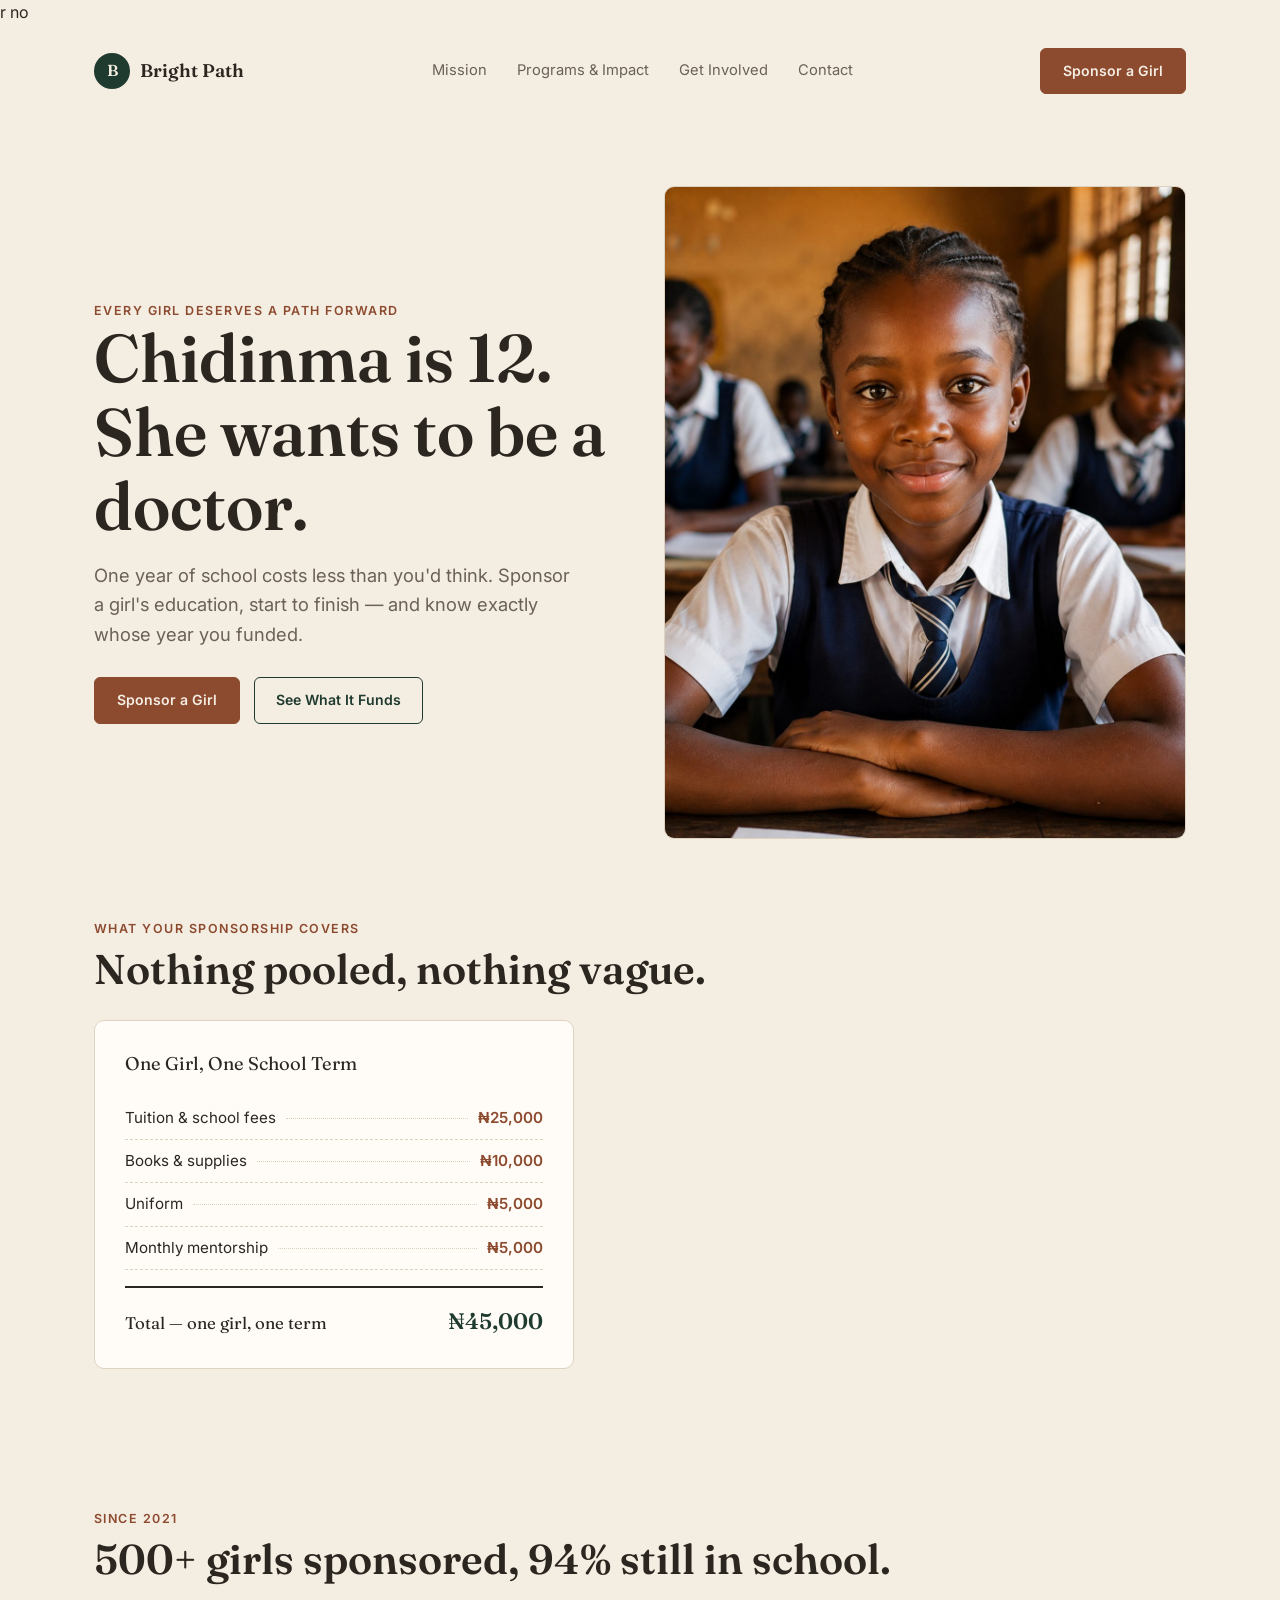
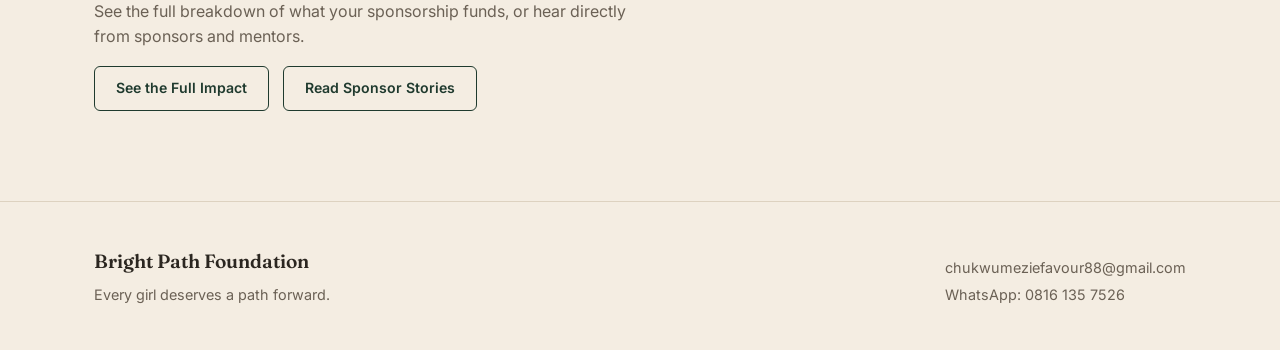
<file: index.html>
r no<!doctype html>
<html lang="en">
<head>
<meta charset="utf-8">
<meta name="viewport" content="width=device-width,initial-scale=1">
<title>Bright Path Foundation | Sponsor a Girl's Education</title>
<meta name="description" content="Sponsor one girl's full school year — tuition, supplies, and mentorship. See exactly where your support goes.">
<link rel="stylesheet" href="styles.css">
</head>
<body>

<header class="navbar">
  <a class="brand" href="index.html">
    <div class="brand-mark">B</div>
    <div class="brand-name">Bright Path</div>
  </a>
  <nav class="nav-links">
    <a href="about.html">Mission</a>
    <a href="programs.html">Programs &amp; Impact</a>
    <a href="involved.html">Get Involved</a>
    <a href="contact.html">Contact</a>
  </nav>
  <a class="cta-btn" href="involved.html">Sponsor a Girl</a>
  <button class="menu-btn" data-menu aria-label="Open menu">☰</button>
</header>
<div class="mobile-menu" data-mobile-menu>
  <button class="close-btn" data-close-menu-btn aria-label="Close menu">✕</button>
  <div class="panel">
    <a data-close-menu href="about.html">Mission</a>
    <a data-close-menu href="programs.html">Programs &amp; Impact</a>
    <a data-close-menu href="involved.html">Get Involved</a>
    <a data-close-menu href="contact.html">Contact</a>
    <a data-close-menu class="cta-btn" href="involved.html" style="display:inline-block; text-align:center; margin-top:8px;">Sponsor a Girl</a>
  </div>
</div>

<section class="hero">
  <div class="wrap split">
    <div>
      <div class="eyebrow">Every girl deserves a path forward</div>
      <h1><span class="line">Chidinma is 12.</span><span class="line">She wants to be a doctor.</span></h1>
      <p class="hero-lead">One year of school costs less than you'd think. Sponsor a girl's education, start to finish — and know exactly whose year you funded.</p>
      <div class="hero-actions">
        <a class="cta-btn" href="involved.html">Sponsor a Girl</a>
        <a class="ghost-btn" href="programs.html">See What It Funds</a>
      </div>
    </div>
    <div class="photo reveal" style="aspect-ratio:4/5;">
      <img src="images/bp-1.jpg" alt="Smiling schoolgirl in uniform at her classroom desk">
    </div>
  </div>
</section>

<section class="section" style="padding-top:0;">
  <div class="wrap">
    <div class="eyebrow reveal">What your sponsorship covers</div>
    <h2 class="section-title reveal" style="margin-bottom:28px;">Nothing pooled, nothing vague.</h2>
    <div class="ledger reveal" style="max-width:480px;">
      <div class="ledger-title">One Girl, One School Term</div>
      <div class="ledger-row">
        <span class="ledger-item">Tuition &amp; school fees</span>
        <span class="ledger-leader"></span>
        <span class="ledger-amt">₦25,000</span>
      </div>
      <div class="ledger-row">
        <span class="ledger-item">Books &amp; supplies</span>
        <span class="ledger-leader"></span>
        <span class="ledger-amt">₦10,000</span>
      </div>
      <div class="ledger-row">
        <span class="ledger-item">Uniform</span>
        <span class="ledger-leader"></span>
        <span class="ledger-amt">₦5,000</span>
      </div>
      <div class="ledger-row">
        <span class="ledger-item">Monthly mentorship</span>
        <span class="ledger-leader"></span>
        <span class="ledger-amt">₦5,000</span>
      </div>
      <div class="ledger-total">
        <span class="ledger-total-label">Total — one girl, one term</span>
        <span class="ledger-total-amt">₦45,000</span>
      </div>
    </div>
  </div>
</section>

<section class="section">
  <div class="wrap">
    <div class="eyebrow reveal">Since 2021</div>
    <h2 class="section-title reveal" style="margin:8px 0 12px;">500+ girls sponsored, 94% still in school.</h2>
    <p class="section-lead reveal">See the full breakdown of what your sponsorship funds, or hear directly from sponsors and mentors.</p>
    <div class="reveal" style="display:flex; gap:14px; flex-wrap:wrap; margin-top:16px;">
      <a class="ghost-btn" href="programs.html">See the Full Impact</a>
      <a class="ghost-btn" href="about.html">Read Sponsor Stories</a>
    </div>
  </div>
</section>

<footer class="footer">
  <div class="wrap footer-grid">
    <div>
      <div class="brand-name" style="font-size:1.2rem;">Bright Path Foundation</div>
      <div style="color:var(--ink-soft); margin-top:6px; font-size:.9rem;">Every girl deserves a path forward.</div>
    </div>
    <div>
      <a href="mailto:chukwumeziefavour88@gmail.com">chukwumeziefavour88@gmail.com</a>
      <a href="https://wa.me/2348161357526" target="_blank" rel="noopener">WhatsApp: 0816 135 7526</a>
    </div>
  </div>
</footer>
<script src="script.js"></script>
</body>
</html>
</file>
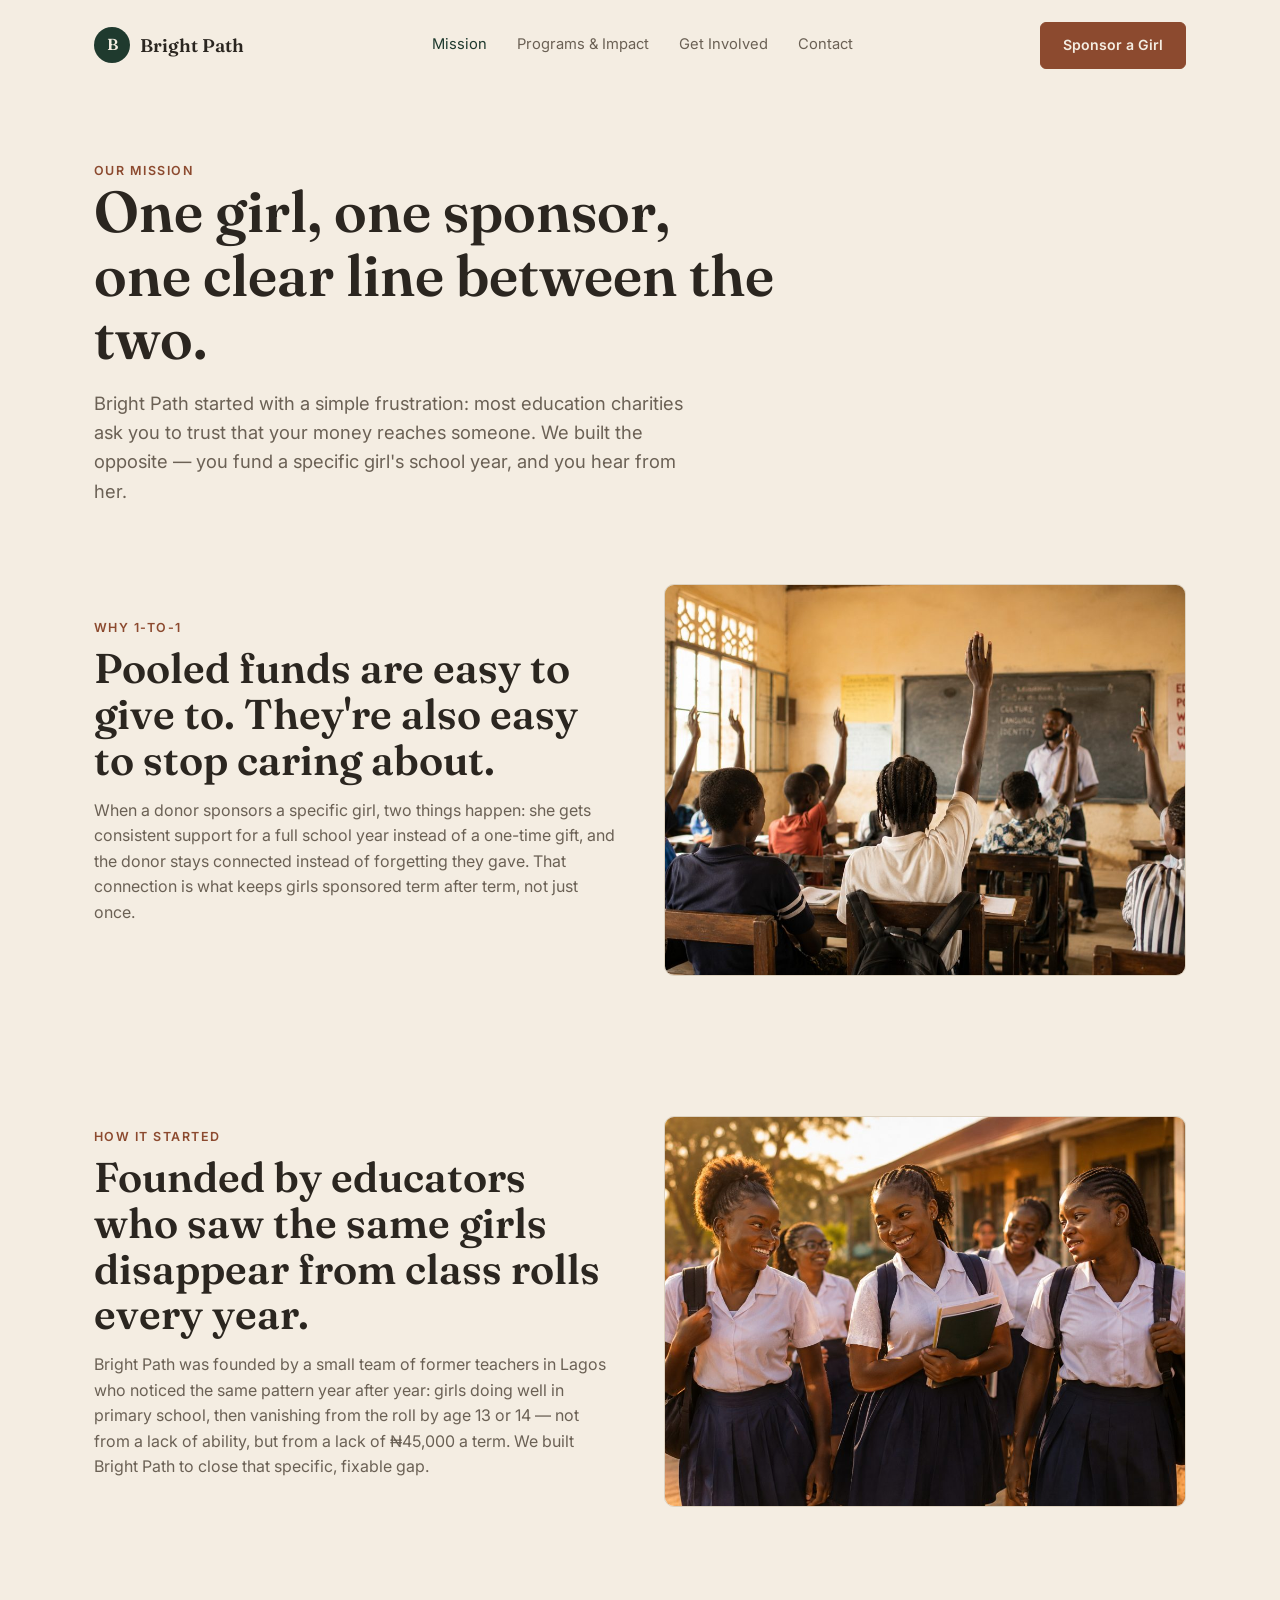
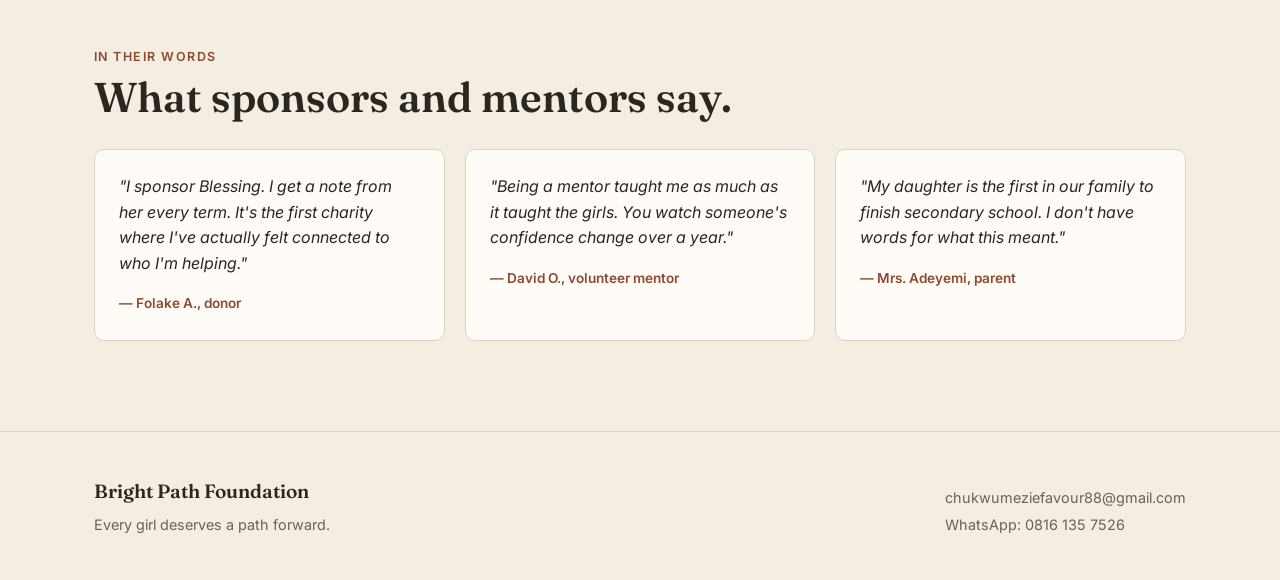
<file: about-1.html>
<!doctype html>
<html lang="en">
<head>
<meta charset="utf-8">
<meta name="viewport" content="width=device-width,initial-scale=1">
<title>Our Mission | Bright Path Foundation</title>
<meta name="description" content="Why we sponsor girls 1-to-1 instead of pooled funds, and how it started.">
<link rel="stylesheet" href="styles.css">
</head>
<body>

<header class="navbar">
  <a class="brand" href="index.html">
    <div class="brand-mark">B</div>
    <div class="brand-name">Bright Path</div>
  </a>
  <nav class="nav-links">
    <a href="about.html" aria-current="page">Mission</a>
    <a href="programs.html">Programs &amp; Impact</a>
    <a href="involved.html">Get Involved</a>
    <a href="contact.html">Contact</a>
  </nav>
  <a class="cta-btn" href="involved.html">Sponsor a Girl</a>
  <button class="menu-btn" data-menu aria-label="Open menu">☰</button>
</header>
<div class="mobile-menu" data-mobile-menu>
  <button class="close-btn" data-close-menu-btn aria-label="Close menu">✕</button>
  <div class="panel">
    <a data-close-menu href="about.html">Mission</a>
    <a data-close-menu href="programs.html">Programs &amp; Impact</a>
    <a data-close-menu href="involved.html">Get Involved</a>
    <a data-close-menu href="contact.html">Contact</a>
  </div>
</div>

<section class="hero" style="padding-bottom:50px;">
  <div class="wrap">
    <div class="eyebrow">Our mission</div>
    <h1 style="font-size:clamp(2.2rem,5vw,3.6rem); max-width:680px;">One girl, one sponsor, one clear line between the two.</h1>
    <p class="hero-lead" style="max-width:600px;">Bright Path started with a simple frustration: most education charities ask you to trust that your money reaches someone. We built the opposite — you fund a specific girl's school year, and you hear from her.</p>
  </div>
</section>

<section class="section" style="padding-top:0;">
  <div class="wrap split reverse">
    <div class="photo reveal" style="aspect-ratio:4/3;">
      <img src="images/bp-6.jpg" alt="Classroom of students raising their hands, with a poster reading 'Education is a powerful weapon to change the world'">
    </div>
    <div>
      <div class="eyebrow reveal">Why 1-to-1</div>
      <h2 class="section-title reveal">Pooled funds are easy to give to. They're also easy to stop caring about.</h2>
      <p class="section-lead reveal" style="margin-top:14px;">When a donor sponsors a specific girl, two things happen: she gets consistent support for a full school year instead of a one-time gift, and the donor stays connected instead of forgetting they gave. That connection is what keeps girls sponsored term after term, not just once.</p>
    </div>
  </div>
</section>

<section class="section">
  <div class="wrap split">
    <div>
      <div class="eyebrow reveal">How it started</div>
      <h2 class="section-title reveal">Founded by educators who saw the same girls disappear from class rolls every year.</h2>
      <p class="section-lead reveal" style="margin-top:14px;">Bright Path was founded by a small team of former teachers in Lagos who noticed the same pattern year after year: girls doing well in primary school, then vanishing from the roll by age 13 or 14 — not from a lack of ability, but from a lack of ₦45,000 a term. We built Bright Path to close that specific, fixable gap.</p>
    </div>
    <div class="photo reveal" style="aspect-ratio:4/3;">
      <img src="images/bp-4.jpg" alt="Group of schoolgirls in uniform walking together, smiling, golden hour light">
    </div>
  </div>
</section>

<section class="section">
  <div class="wrap">
    <div class="eyebrow reveal">In their words</div>
    <h2 class="section-title reveal" style="margin-bottom:28px;">What sponsors and mentors say.</h2>
    <div class="tgrid reveal">
      <div class="tcard">
        <p>"I sponsor Blessing. I get a note from her every term. It's the first charity where I've actually felt connected to who I'm helping."</p>
        <span>— Folake A., donor</span>
      </div>
      <div class="tcard">
        <p>"Being a mentor taught me as much as it taught the girls. You watch someone's confidence change over a year."</p>
        <span>— David O., volunteer mentor</span>
      </div>
      <div class="tcard">
        <p>"My daughter is the first in our family to finish secondary school. I don't have words for what this meant."</p>
        <span>— Mrs. Adeyemi, parent</span>
      </div>
    </div>
  </div>
</section>

<footer class="footer">
  <div class="wrap footer-grid">
    <div>
      <div class="brand-name" style="font-size:1.2rem;">Bright Path Foundation</div>
      <div style="color:var(--ink-soft); margin-top:6px; font-size:.9rem;">Every girl deserves a path forward.</div>
    </div>
    <div>
      <a href="mailto:chukwumeziefavour88@gmail.com">chukwumeziefavour88@gmail.com</a>
      <a href="https://wa.me/2348161357526" target="_blank" rel="noopener">WhatsApp: 0816 135 7526</a>
    </div>
  </div>
</footer>
<script src="script.js"></script>
</body>
</html>
</file>
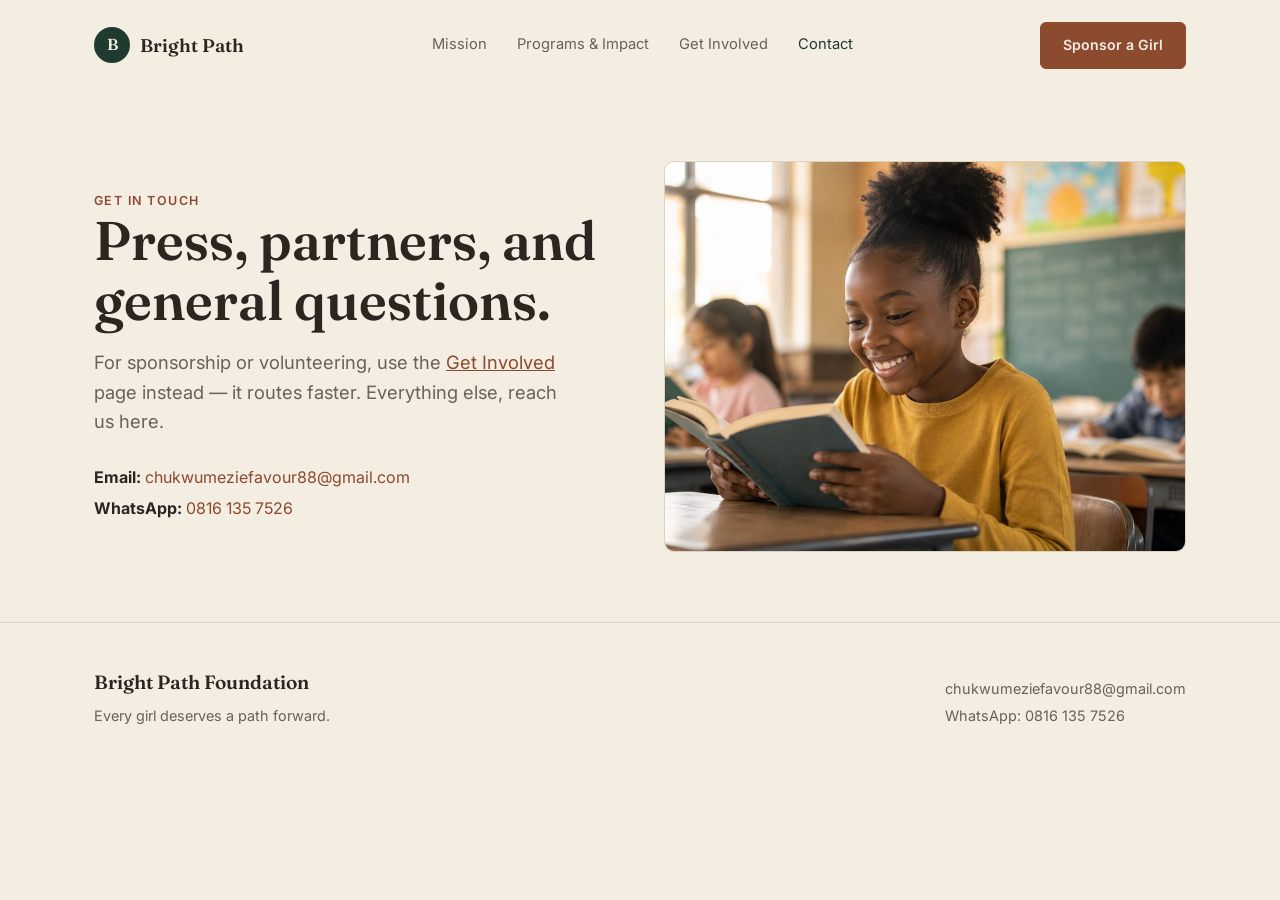
<file: contact.html>
<!doctype html>
<html lang="en">
<head>
<meta charset="utf-8">
<meta name="viewport" content="width=device-width,initial-scale=1">
<title>Contact Us | Bright Path Foundation</title>
<meta name="description" content="Reach out for press, partnerships, or general questions.">
<link rel="stylesheet" href="styles.css">
</head>
<body>

<header class="navbar">
  <a class="brand" href="index.html">
    <div class="brand-mark">B</div>
    <div class="brand-name">Bright Path</div>
  </a>
  <nav class="nav-links">
    <a href="about.html">Mission</a>
    <a href="programs.html">Programs &amp; Impact</a>
    <a href="involved.html">Get Involved</a>
    <a href="contact.html" aria-current="page">Contact</a>
  </nav>
  <a class="cta-btn" href="involved.html">Sponsor a Girl</a>
  <button class="menu-btn" data-menu aria-label="Open menu">☰</button>
</header>
<div class="mobile-menu" data-mobile-menu>
  <button class="close-btn" data-close-menu-btn aria-label="Close menu">✕</button>
  <div class="panel">
    <a data-close-menu href="about.html">Mission</a>
    <a data-close-menu href="programs.html">Programs &amp; Impact</a>
    <a data-close-menu href="involved.html">Get Involved</a>
    <a data-close-menu href="contact.html">Contact</a>
  </div>
</div>

<section class="hero" style="padding-bottom:50px;">
  <div class="wrap split">
    <div>
      <div class="eyebrow">Get in touch</div>
      <h1 style="font-size:clamp(2.2rem,5vw,3.4rem);">Press, partners, and general questions.</h1>
      <p class="hero-lead">For sponsorship or volunteering, use the <a href="involved.html" style="color:var(--terracotta); text-decoration:underline;">Get Involved</a> page instead — it routes faster. Everything else, reach us here.</p>
      <div style="margin-top:20px;">
        <p style="margin:0 0 6px;"><strong>Email:</strong> <a href="mailto:chukwumeziefavour88@gmail.com" style="color:var(--terracotta);">chukwumeziefavour88@gmail.com</a></p>
        <p style="margin:0;"><strong>WhatsApp:</strong> <a href="https://wa.me/2348161357526" target="_blank" rel="noopener" style="color:var(--terracotta);">0816 135 7526</a></p>
      </div>
    </div>
    <div class="photo reveal" style="aspect-ratio:4/3;">
      <img src="images/bp-5.jpg" alt="Smiling girl reading a book in her classroom">
    </div>
  </div>
</section>

<footer class="footer">
  <div class="wrap footer-grid">
    <div>
      <div class="brand-name" style="font-size:1.2rem;">Bright Path Foundation</div>
      <div style="color:var(--ink-soft); margin-top:6px; font-size:.9rem;">Every girl deserves a path forward.</div>
    </div>
    <div>
      <a href="mailto:chukwumeziefavour88@gmail.com">chukwumeziefavour88@gmail.com</a>
      <a href="https://wa.me/2348161357526" target="_blank" rel="noopener">WhatsApp: 0816 135 7526</a>
    </div>
  </div>
</footer>
<script src="script.js"></script>
</body>
</html>
</file>
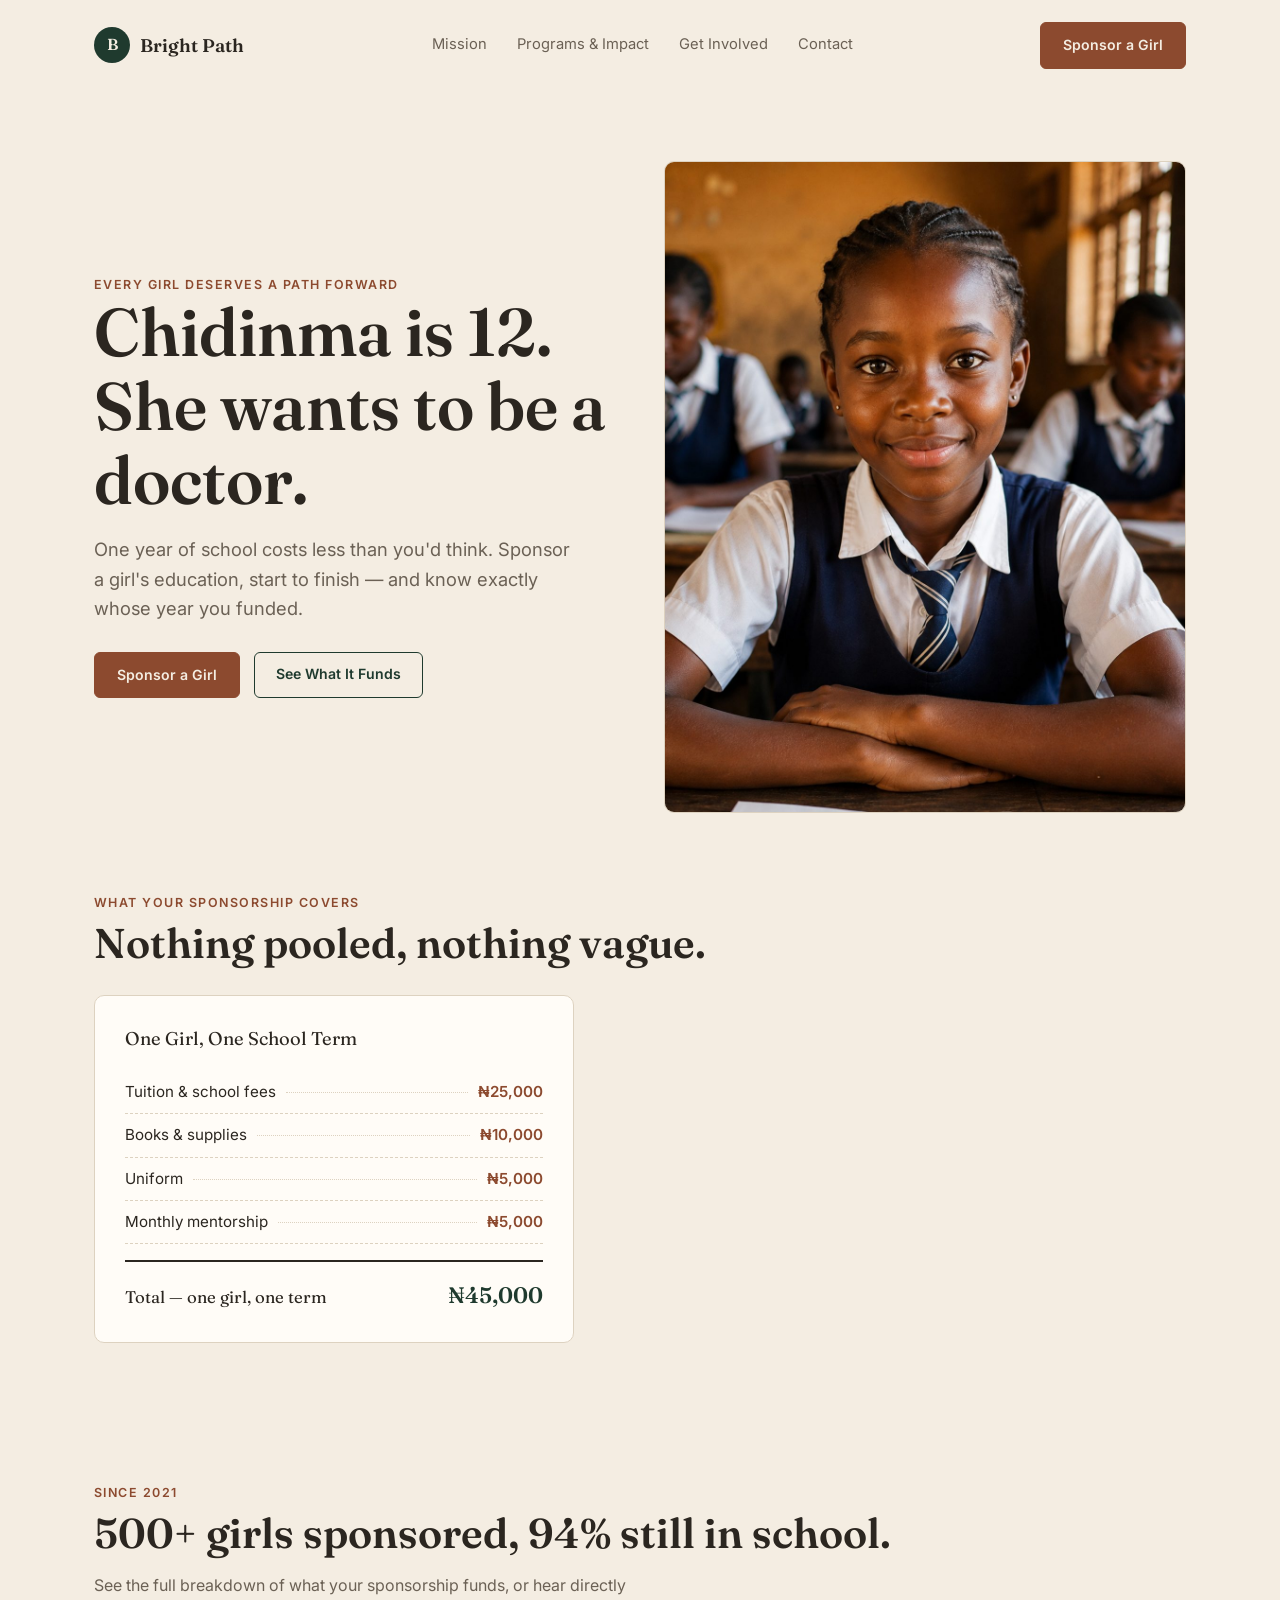
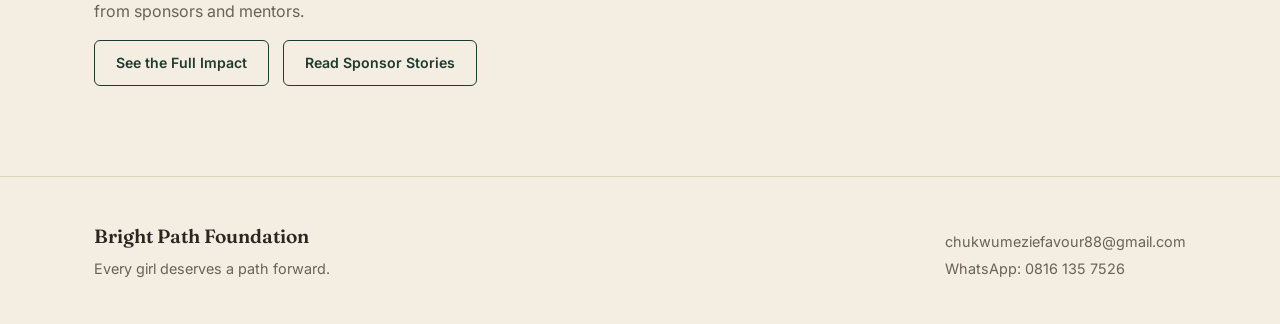
<file: index-4.html>
<!doctype html>
<html lang="en">
<head>
<meta charset="utf-8">
<meta name="viewport" content="width=device-width,initial-scale=1">
<title>Bright Path Foundation | Sponsor a Girl's Education</title>
<meta name="description" content="Sponsor one girl's full school year — tuition, supplies, and mentorship. See exactly where your support goes.">
<link rel="stylesheet" href="styles.css">
</head>
<body>

<header class="navbar">
  <a class="brand" href="index.html">
    <div class="brand-mark">B</div>
    <div class="brand-name">Bright Path</div>
  </a>
  <nav class="nav-links">
    <a href="about.html">Mission</a>
    <a href="programs.html">Programs &amp; Impact</a>
    <a href="involved.html">Get Involved</a>
    <a href="contact.html">Contact</a>
  </nav>
  <a class="cta-btn" href="involved.html">Sponsor a Girl</a>
  <button class="menu-btn" data-menu aria-label="Open menu">☰</button>
</header>
<div class="mobile-menu" data-mobile-menu>
  <button class="close-btn" data-close-menu-btn aria-label="Close menu">✕</button>
  <div class="panel">
    <a data-close-menu href="about.html">Mission</a>
    <a data-close-menu href="programs.html">Programs &amp; Impact</a>
    <a data-close-menu href="involved.html">Get Involved</a>
    <a data-close-menu href="contact.html">Contact</a>
    <a data-close-menu class="cta-btn" href="involved.html" style="display:inline-block; text-align:center; margin-top:8px;">Sponsor a Girl</a>
  </div>
</div>

<section class="hero">
  <div class="wrap split">
    <div>
      <div class="eyebrow">Every girl deserves a path forward</div>
      <h1><span class="line">Chidinma is 12.</span><span class="line">She wants to be a doctor.</span></h1>
      <p class="hero-lead">One year of school costs less than you'd think. Sponsor a girl's education, start to finish — and know exactly whose year you funded.</p>
      <div class="hero-actions">
        <a class="cta-btn" href="involved.html">Sponsor a Girl</a>
        <a class="ghost-btn" href="programs.html">See What It Funds</a>
      </div>
    </div>
    <div class="photo reveal" style="aspect-ratio:4/5;">
      <img src="images/bp-1.jpg" alt="Smiling schoolgirl in uniform at her classroom desk">
    </div>
  </div>
</section>

<section class="section" style="padding-top:0;">
  <div class="wrap">
    <div class="eyebrow reveal">What your sponsorship covers</div>
    <h2 class="section-title reveal" style="margin-bottom:28px;">Nothing pooled, nothing vague.</h2>
    <div class="ledger reveal" style="max-width:480px;">
      <div class="ledger-title">One Girl, One School Term</div>
      <div class="ledger-row">
        <span class="ledger-item">Tuition &amp; school fees</span>
        <span class="ledger-leader"></span>
        <span class="ledger-amt">₦25,000</span>
      </div>
      <div class="ledger-row">
        <span class="ledger-item">Books &amp; supplies</span>
        <span class="ledger-leader"></span>
        <span class="ledger-amt">₦10,000</span>
      </div>
      <div class="ledger-row">
        <span class="ledger-item">Uniform</span>
        <span class="ledger-leader"></span>
        <span class="ledger-amt">₦5,000</span>
      </div>
      <div class="ledger-row">
        <span class="ledger-item">Monthly mentorship</span>
        <span class="ledger-leader"></span>
        <span class="ledger-amt">₦5,000</span>
      </div>
      <div class="ledger-total">
        <span class="ledger-total-label">Total — one girl, one term</span>
        <span class="ledger-total-amt">₦45,000</span>
      </div>
    </div>
  </div>
</section>

<section class="section">
  <div class="wrap">
    <div class="eyebrow reveal">Since 2021</div>
    <h2 class="section-title reveal" style="margin:8px 0 12px;">500+ girls sponsored, 94% still in school.</h2>
    <p class="section-lead reveal">See the full breakdown of what your sponsorship funds, or hear directly from sponsors and mentors.</p>
    <div class="reveal" style="display:flex; gap:14px; flex-wrap:wrap; margin-top:16px;">
      <a class="ghost-btn" href="programs.html">See the Full Impact</a>
      <a class="ghost-btn" href="about.html">Read Sponsor Stories</a>
    </div>
  </div>
</section>

<footer class="footer">
  <div class="wrap footer-grid">
    <div>
      <div class="brand-name" style="font-size:1.2rem;">Bright Path Foundation</div>
      <div style="color:var(--ink-soft); margin-top:6px; font-size:.9rem;">Every girl deserves a path forward.</div>
    </div>
    <div>
      <a href="mailto:chukwumeziefavour88@gmail.com">chukwumeziefavour88@gmail.com</a>
      <a href="https://wa.me/2348161357526" target="_blank" rel="noopener">WhatsApp: 0816 135 7526</a>
    </div>
  </div>
</footer>
<script src="script.js"></script>
</body>
</html>
</file>
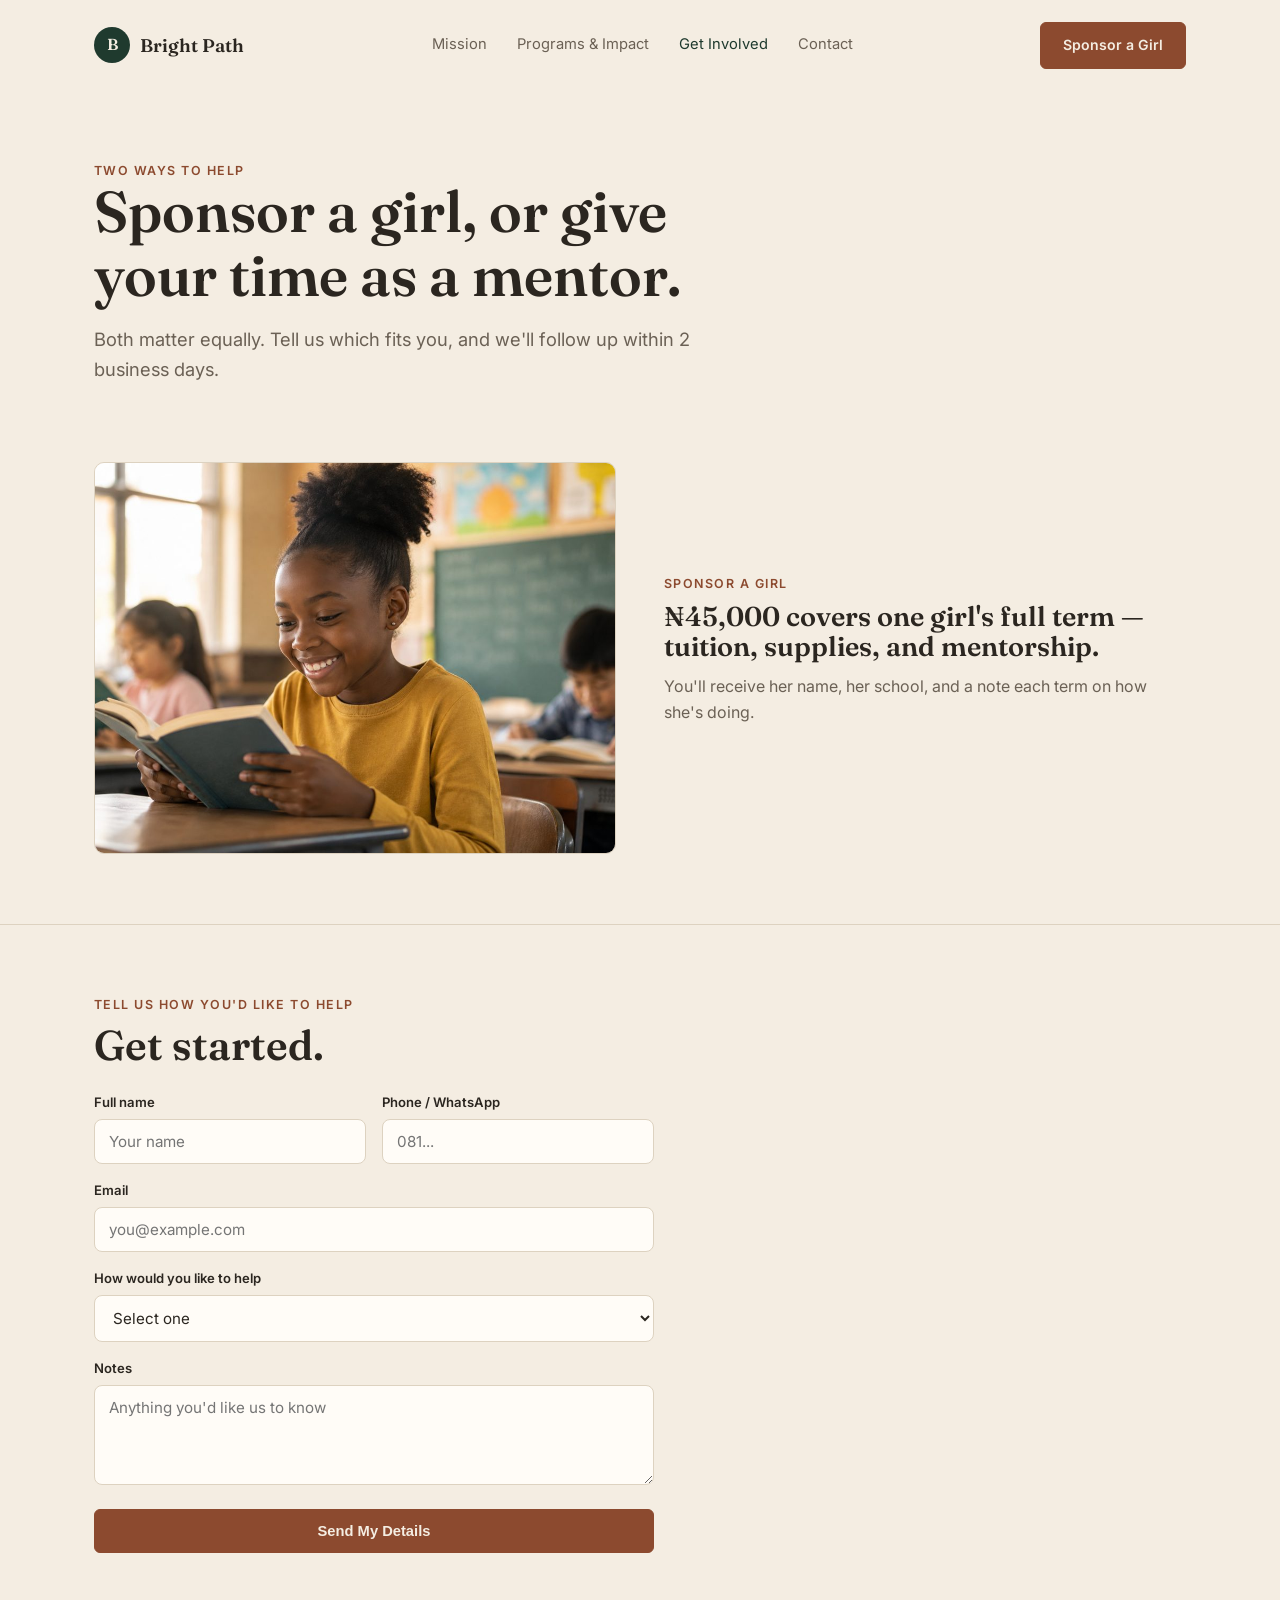
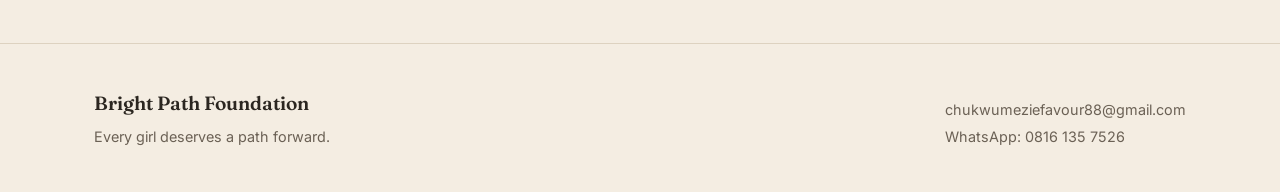
<file: involved.html>
<!doctype html>
<html lang="en">
<head>
<meta charset="utf-8">
<meta name="viewport" content="width=device-width,initial-scale=1">
<title>Sponsor or Volunteer | Bright Path Foundation</title>
<meta name="description" content="Two ways to help: sponsor a girl's school year, or become a mentor.">
<link rel="stylesheet" href="styles.css">
</head>
<body>

<header class="navbar">
  <a class="brand" href="index.html">
    <div class="brand-mark">B</div>
    <div class="brand-name">Bright Path</div>
  </a>
  <nav class="nav-links">
    <a href="about.html">Mission</a>
    <a href="programs.html">Programs &amp; Impact</a>
    <a href="involved.html" aria-current="page">Get Involved</a>
    <a href="contact.html">Contact</a>
  </nav>
  <a class="cta-btn" href="involved.html">Sponsor a Girl</a>
  <button class="menu-btn" data-menu aria-label="Open menu">☰</button>
</header>
<div class="mobile-menu" data-mobile-menu>
  <button class="close-btn" data-close-menu-btn aria-label="Close menu">✕</button>
  <div class="panel">
    <a data-close-menu href="about.html">Mission</a>
    <a data-close-menu href="programs.html">Programs &amp; Impact</a>
    <a data-close-menu href="involved.html">Get Involved</a>
    <a data-close-menu href="contact.html">Contact</a>
  </div>
</div>

<section class="hero" style="padding-bottom:50px;">
  <div class="wrap">
    <div class="eyebrow">Two ways to help</div>
    <h1 style="font-size:clamp(2.2rem,5vw,3.6rem); max-width:680px;">Sponsor a girl, or give your time as a mentor.</h1>
    <p class="hero-lead" style="max-width:600px;">Both matter equally. Tell us which fits you, and we'll follow up within 2 business days.</p>
  </div>
</section>

<section class="section" style="padding-top:0;">
  <div class="wrap split">
    <div class="photo reveal" style="aspect-ratio:4/3;">
      <img src="images/bp-5.jpg" alt="Smiling girl reading a book in her classroom">
    </div>
    <div>
      <div class="eyebrow reveal">Sponsor a Girl</div>
      <h2 class="section-title reveal" style="font-size:1.7rem;">₦45,000 covers one girl's full term — tuition, supplies, and mentorship.</h2>
      <p class="section-lead reveal" style="margin-top:12px;">You'll receive her name, her school, and a note each term on how she's doing.</p>
    </div>
  </div>
</section>

<section class="section" style="border-top:1px solid var(--line);">
  <div class="wrap">
    <div class="eyebrow reveal">Tell us how you'd like to help</div>
    <h2 class="section-title reveal" style="margin-bottom:24px;">Get started.</h2>

    <form class="form reveal" action="https://formsubmit.co/chukwumeziefavour88@gmail.com" method="POST">
      <div class="form-grid">
        <div class="field"><label for="name">Full name</label><input id="name" required name="name" type="text" placeholder="Your name"></div>
        <div class="field"><label for="phone">Phone / WhatsApp</label><input id="phone" required name="phone" type="tel" placeholder="081..."></div>
      </div>
      <div class="field"><label for="email">Email</label><input id="email" required name="email" type="email" placeholder="you@example.com"></div>
      <div class="field">
        <label for="interest">How would you like to help</label>
        <select id="interest" required name="interest">
          <option value="">Select one</option>
          <option>Sponsor a girl (₦45,000 / term)</option>
          <option>Become a mentor</option>
          <option>Corporate partnership</option>
          <option>Not sure yet — tell me more</option>
        </select>
      </div>
      <div class="field"><label for="notes">Notes</label><textarea id="notes" name="notes" placeholder="Anything you'd like us to know"></textarea></div>

      <input type="hidden" name="_subject" value="New Bright Path Foundation inquiry">
      <input type="hidden" name="_template" value="table">
      <input type="hidden" name="_captcha" value="false">
      <input type="hidden" name="_next" value="https://REPLACE_WITH_YOUR_DOMAIN/thanks.html">
      <input type="hidden" name="_url" value="https://REPLACE_WITH_YOUR_DOMAIN/involved.html">

      <button class="submit-btn" type="submit">Send My Details</button>
    </form>
  </div>
</section>

<footer class="footer">
  <div class="wrap footer-grid">
    <div>
      <div class="brand-name" style="font-size:1.2rem;">Bright Path Foundation</div>
      <div style="color:var(--ink-soft); margin-top:6px; font-size:.9rem;">Every girl deserves a path forward.</div>
    </div>
    <div>
      <a href="mailto:chukwumeziefavour88@gmail.com">chukwumeziefavour88@gmail.com</a>
      <a href="https://wa.me/2348161357526" target="_blank" rel="noopener">WhatsApp: 0816 135 7526</a>
    </div>
  </div>
</footer>
<script src="script.js"></script>
</body>
</html>
</file>
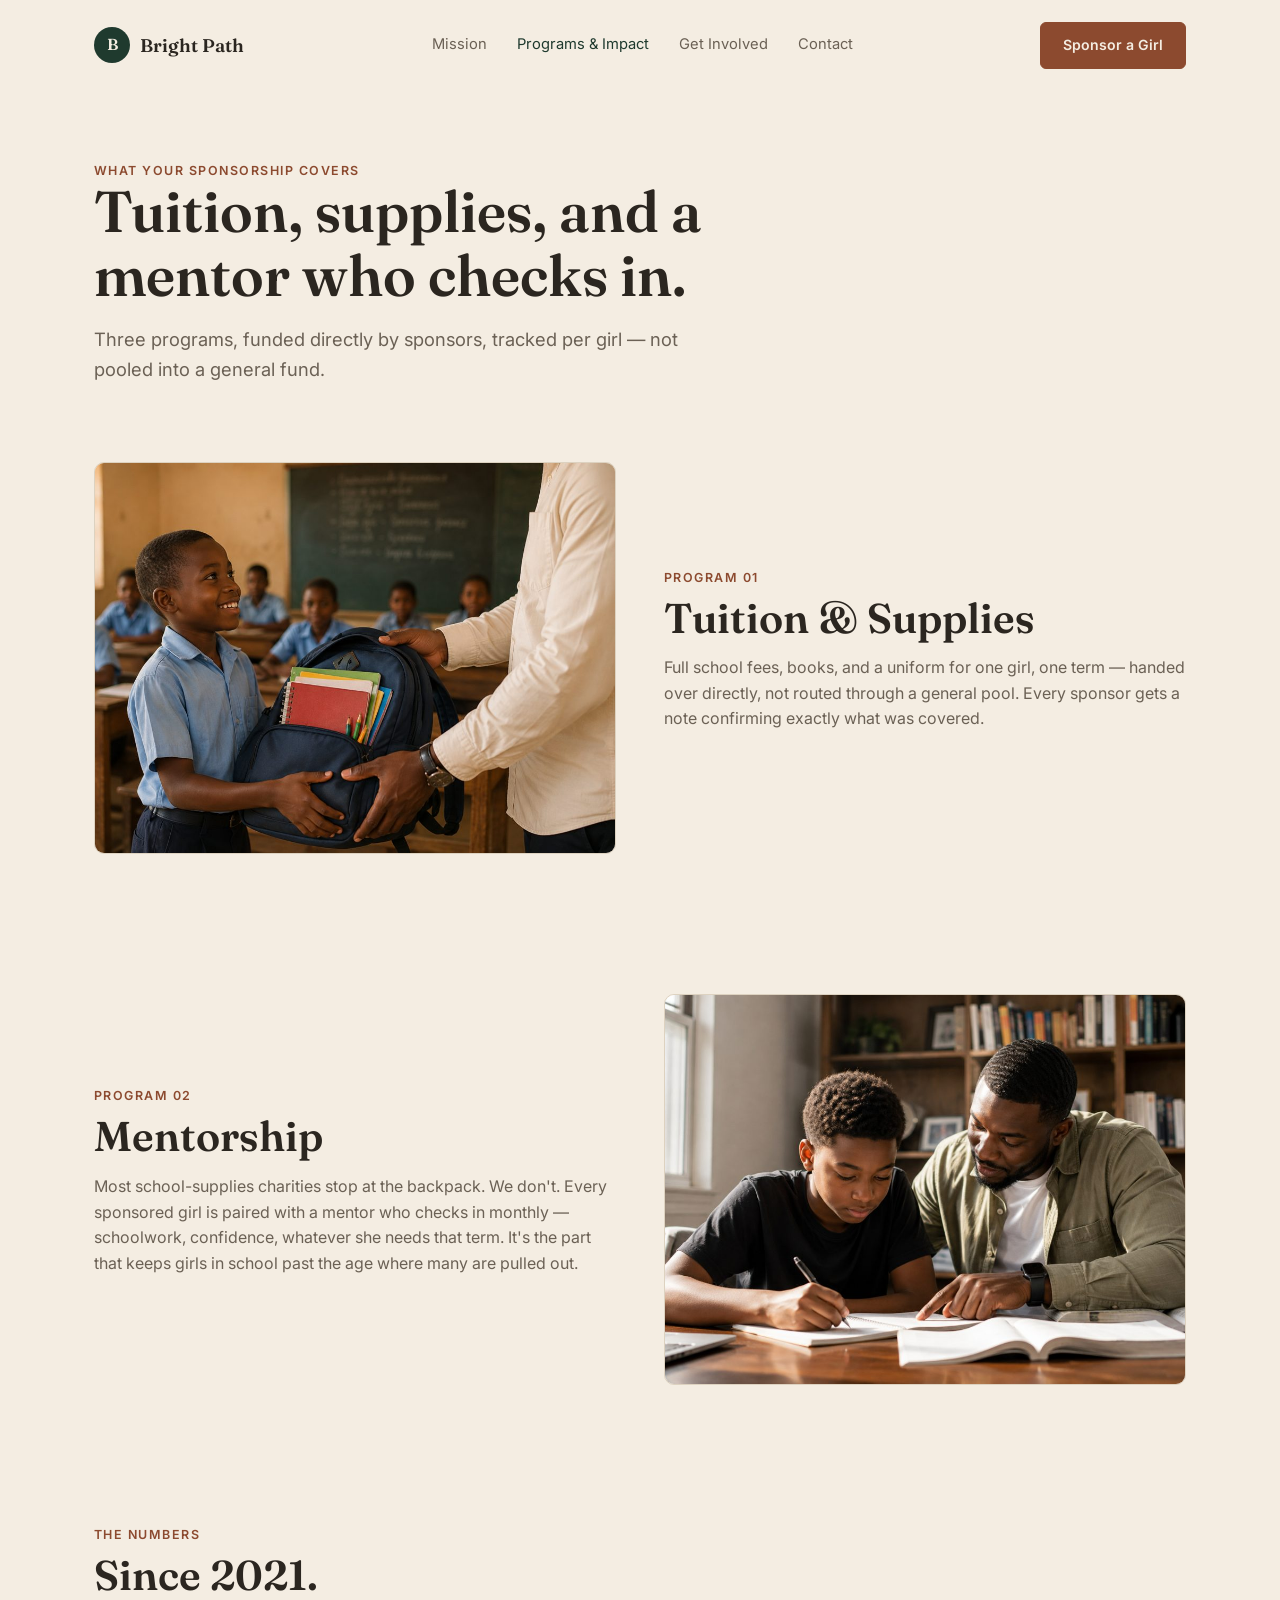
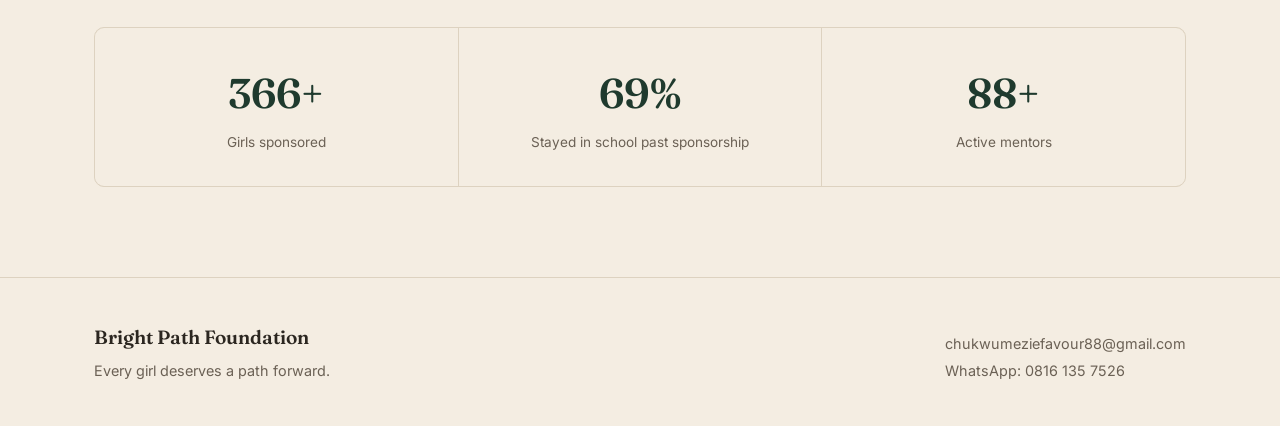
<file: programs.html>
<!doctype html>
<html lang="en">
<head>
<meta charset="utf-8">
<meta name="viewport" content="width=device-width,initial-scale=1">
<title>Programs &amp; Impact | Bright Path Foundation</title>
<meta name="description" content="What your sponsorship funds, and the real numbers behind our work so far.">
<link rel="stylesheet" href="styles.css">
</head>
<body>

<header class="navbar">
  <a class="brand" href="index.html">
    <div class="brand-mark">B</div>
    <div class="brand-name">Bright Path</div>
  </a>
  <nav class="nav-links">
    <a href="about.html">Mission</a>
    <a href="programs.html" aria-current="page">Programs &amp; Impact</a>
    <a href="involved.html">Get Involved</a>
    <a href="contact.html">Contact</a>
  </nav>
  <a class="cta-btn" href="involved.html">Sponsor a Girl</a>
  <button class="menu-btn" data-menu aria-label="Open menu">☰</button>
</header>
<div class="mobile-menu" data-mobile-menu>
  <button class="close-btn" data-close-menu-btn aria-label="Close menu">✕</button>
  <div class="panel">
    <a data-close-menu href="about.html">Mission</a>
    <a data-close-menu href="programs.html">Programs &amp; Impact</a>
    <a data-close-menu href="involved.html">Get Involved</a>
    <a data-close-menu href="contact.html">Contact</a>
  </div>
</div>

<section class="hero" style="padding-bottom:50px;">
  <div class="wrap">
    <div class="eyebrow">What your sponsorship covers</div>
    <h1 style="font-size:clamp(2.2rem,5vw,3.6rem); max-width:680px;">Tuition, supplies, and a mentor who checks in.</h1>
    <p class="hero-lead" style="max-width:600px;">Three programs, funded directly by sponsors, tracked per girl — not pooled into a general fund.</p>
  </div>
</section>

<section class="section" style="padding-top:0;">
  <div class="wrap split">
    <div class="photo reveal" style="aspect-ratio:4/3;">
      <img src="images/bp-3.jpg" alt="A teacher handing a backpack full of school supplies to a smiling young student">
    </div>
    <div>
      <div class="eyebrow reveal">Program 01</div>
      <h2 class="section-title reveal">Tuition &amp; Supplies</h2>
      <p class="section-lead reveal" style="margin-top:14px;">Full school fees, books, and a uniform for one girl, one term — handed over directly, not routed through a general pool. Every sponsor gets a note confirming exactly what was covered.</p>
    </div>
  </div>
</section>

<section class="section">
  <div class="wrap split reverse">
    <div class="photo reveal" style="aspect-ratio:4/3;">
      <img src="images/bp-2.jpg" alt="A mentor helping a student with schoolwork at a table, warm lighting">
    </div>
    <div>
      <div class="eyebrow reveal">Program 02</div>
      <h2 class="section-title reveal">Mentorship</h2>
      <p class="section-lead reveal" style="margin-top:14px;">Most school-supplies charities stop at the backpack. We don't. Every sponsored girl is paired with a mentor who checks in monthly — schoolwork, confidence, whatever she needs that term. It's the part that keeps girls in school past the age where many are pulled out.</p>
    </div>
  </div>
</section>

<section class="section">
  <div class="wrap">
    <div class="eyebrow reveal">The numbers</div>
    <h2 class="section-title reveal" style="margin-bottom:28px;">Since 2021.</h2>
    <div class="impact-grid reveal">
      <div class="impact-tile">
        <div class="impact-num" data-count-to="500" data-suffix="+">0</div>
        <div class="impact-label">Girls sponsored</div>
      </div>
      <div class="impact-tile">
        <div class="impact-num" data-count-to="94" data-suffix="%">0</div>
        <div class="impact-label">Stayed in school past sponsorship</div>
      </div>
      <div class="impact-tile">
        <div class="impact-num" data-count-to="120" data-suffix="+">0</div>
        <div class="impact-label">Active mentors</div>
      </div>
    </div>
  </div>
</section>

<footer class="footer">
  <div class="wrap footer-grid">
    <div>
      <div class="brand-name" style="font-size:1.2rem;">Bright Path Foundation</div>
      <div style="color:var(--ink-soft); margin-top:6px; font-size:.9rem;">Every girl deserves a path forward.</div>
    </div>
    <div>
      <a href="mailto:chukwumeziefavour88@gmail.com">chukwumeziefavour88@gmail.com</a>
      <a href="https://wa.me/2348161357526" target="_blank" rel="noopener">WhatsApp: 0816 135 7526</a>
    </div>
  </div>
</footer>
<script src="script.js"></script>
</body>
</html>
</file>
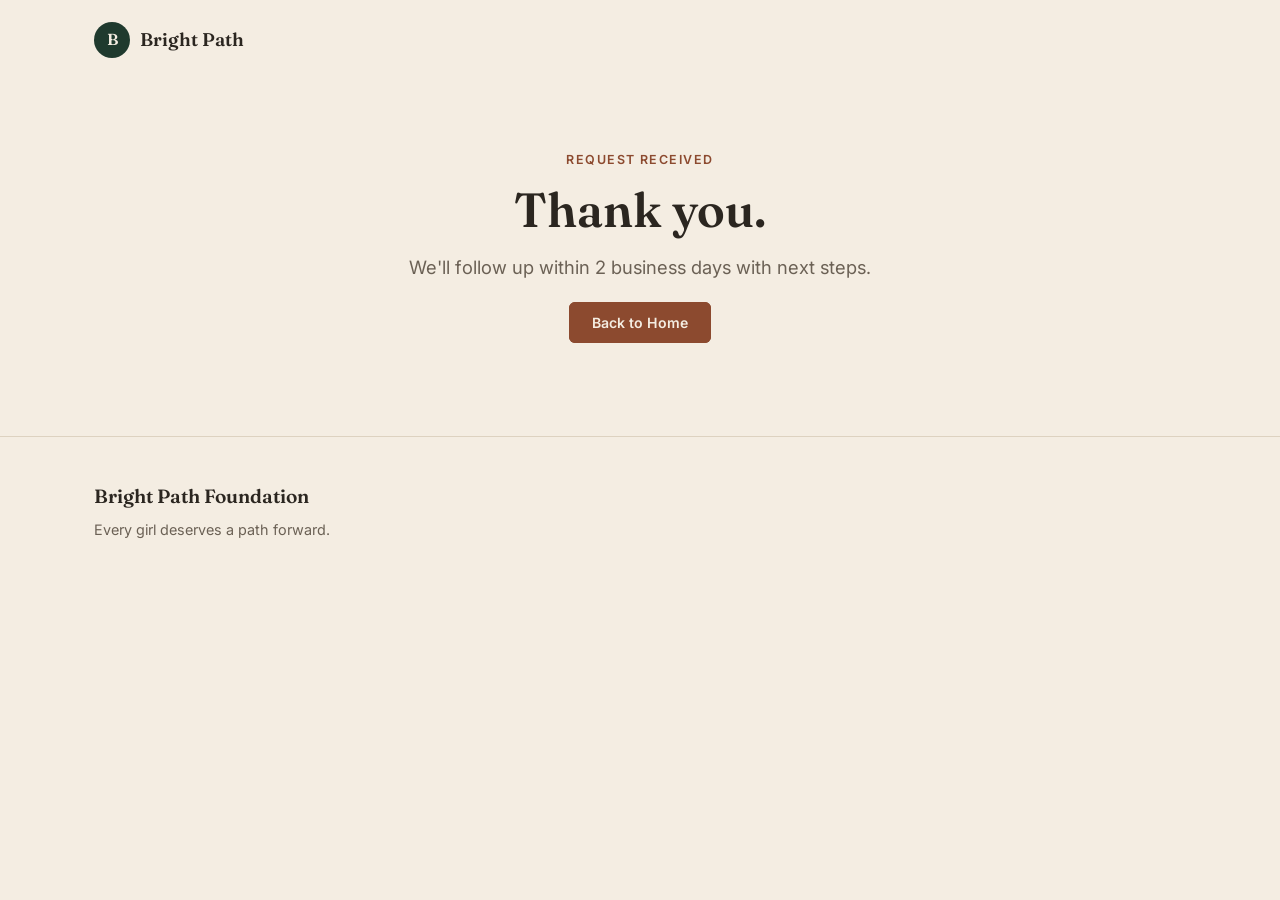
<file: thanks-2.html>
<!doctype html>
<html lang="en">
<head>
<meta charset="utf-8">
<meta name="viewport" content="width=device-width,initial-scale=1">
<title>Thank You | Bright Path Foundation</title>
<link rel="stylesheet" href="styles.css">
</head>
<body>

<header class="navbar">
  <a class="brand" href="index.html">
    <div class="brand-mark">B</div>
    <div class="brand-name">Bright Path</div>
  </a>
</header>

<section class="hero">
  <div class="wrap" style="text-align:center; max-width:520px; margin:0 auto;">
    <div class="eyebrow">Request received</div>
    <h1 style="font-size:clamp(2rem,5vw,3rem); margin-top:14px;">Thank you.</h1>
    <p class="hero-lead" style="margin:16px auto 28px;">We'll follow up within 2 business days with next steps.</p>
    <a class="cta-btn" href="index.html">Back to Home</a>
  </div>
</section>

<footer class="footer">
  <div class="wrap footer-grid">
    <div>
      <div class="brand-name" style="font-size:1.2rem;">Bright Path Foundation</div>
      <div style="color:var(--ink-soft); margin-top:6px; font-size:.9rem;">Every girl deserves a path forward.</div>
    </div>
  </div>
</footer>
</body>
</html>
</file>
<file: styles.css>
@import url('https://fonts.googleapis.com/css2?family=Fraunces:opsz,wght@9..144,400;9..144,500;9..144,600;9..144,700&family=Inter:wght@400;500;600&display=swap');

:root{
  --cream:#F4EDE2;
  --terracotta:#8C4A2F;
  --forest:#1F3A2E;
  --gold:#D9A441;
  --ink:#2B2620;
  --ink-soft:#6b6155;
  --line:#ddd2c0;
  --max:1140px;
}
*{box-sizing:border-box}
html{scroll-behavior:smooth}
body{
  margin:0; background:var(--cream); color:var(--ink);
  font-family:'Inter',sans-serif; line-height:1.6; font-size:16px;
  -webkit-font-smoothing:antialiased;
}
h1,h2,h3,.display{font-family:'Fraunces',serif; margin:0; line-height:1.1}
a{color:inherit; text-decoration:none}
img{max-width:100%; display:block}
.wrap{max-width:var(--max); margin:0 auto; padding:0 24px}
.eyebrow{
  font-family:'Inter',sans-serif; font-weight:600; font-size:.78rem;
  letter-spacing:.12em; text-transform:uppercase; color:var(--terracotta);
}

/* nav */
.navbar{display:flex; align-items:center; justify-content:space-between; padding:22px 24px; max-width:var(--max); margin:0 auto;}
.brand{display:flex; align-items:center; gap:10px}
.brand-mark{width:36px; height:36px; background:var(--forest); border-radius:50%; display:flex; align-items:center; justify-content:center; color:var(--cream); font-family:'Fraunces',serif; font-weight:600;}
.brand-name{font-family:'Fraunces',serif; font-weight:600; font-size:1.15rem;}
.nav-links{display:flex; gap:30px; align-items:center;}
.nav-links a{font-size:.92rem; color:var(--ink-soft); transition:color .2s;}
.nav-links a:hover, .nav-links a[aria-current]{color:var(--forest);}
.cta-btn{
  background:var(--terracotta); color:var(--cream); padding:11px 22px; border-radius:6px;
  font-weight:600; font-size:.88rem; border:1px solid var(--terracotta);
  transition:background .2s ease, color .2s ease;
}
.cta-btn:hover{background:var(--forest); border-color:var(--forest);}
.menu-btn{display:none; background:none; border:none; font-size:1.4rem; cursor:pointer; color:var(--ink);}
.mobile-menu{display:none;}

/* hero */
.hero{padding:70px 0 80px;}
.hero h1{font-size:clamp(2.4rem,6vw,4.2rem); font-weight:600;}
.hero h1 .line{display:block; opacity:0; transform:translateY(16px); animation:lineIn .7s ease forwards;}
.hero h1 .line:nth-child(1){animation-delay:.05s}
.hero h1 .line:nth-child(2){animation-delay:.15s}
@keyframes lineIn{to{opacity:1; transform:none}}
.hero-lead{font-size:1.15rem; color:var(--ink-soft); max-width:480px; margin:18px 0 28px; opacity:0; animation:lineIn .7s ease forwards; animation-delay:.32s;}
.hero-actions{display:flex; gap:14px; flex-wrap:wrap; opacity:0; animation:lineIn .7s ease forwards; animation-delay:.42s;}
.ghost-btn{border:1.5px solid var(--forest); color:var(--forest); padding:10.5px 21px; border-radius:6px; font-weight:600; font-size:.88rem; transition:background .2s;}
.ghost-btn:hover{background:var(--forest); color:var(--cream);}

@media(prefers-reduced-motion:reduce){
  .hero h1 .line, .hero-lead, .hero-actions{opacity:1; transform:none; animation:none;}
}

/* sections */
.section{padding:70px 0;}
.section-title{font-size:clamp(1.8rem,3.6vw,2.6rem); margin-top:8px; font-weight:600;}
.section-lead{color:var(--ink-soft); max-width:560px;}

/* image blocks */
.photo{border-radius:10px; overflow:hidden; border:1px solid var(--line);}
.photo img{width:100%; height:100%; object-fit:cover;}

/* two column */
.split{display:grid; grid-template-columns:1fr 1fr; gap:48px; align-items:center;}
.split.reverse{direction:rtl;}
.split.reverse > *{direction:ltr;}

/* sponsorship ledger (signature element) */
.ledger{
  background:#fffcf7; border:1px solid var(--line); border-radius:10px; padding:28px 30px;
  position:relative;
}
.ledger::after{
  content:""; position:absolute; left:0; right:0; bottom:-1px; height:10px;
  background:
    linear-gradient(-45deg, #fffcf7 6px, transparent 0) 0 6px,
    linear-gradient(45deg, #fffcf7 6px, transparent 0) 0 6px;
  background-size:14px 14px; background-repeat:repeat-x;
}
.ledger-title{font-family:'Fraunces',serif; font-size:1.15rem; margin-bottom:18px;}
.ledger-row{display:flex; align-items:baseline; gap:10px; padding:9px 0; border-bottom:1px dashed var(--line);}
.ledger-row:last-of-type{border-bottom:none;}
.ledger-item{font-size:.95rem;}
.ledger-leader{flex:1; border-bottom:1px dotted var(--line); transform:translateY(-4px);}
.ledger-amt{font-family:'Inter',sans-serif; font-weight:600; color:var(--terracotta); font-size:.95rem; white-space:nowrap;}
.ledger-total{display:flex; justify-content:space-between; align-items:baseline; margin-top:16px; padding-top:16px; border-top:2px solid var(--ink);}
.ledger-total-label{font-family:'Fraunces',serif; font-size:1.05rem;}
.ledger-total-amt{font-family:'Fraunces',serif; font-weight:600; font-size:1.4rem; color:var(--forest);}

/* impact counters */
.impact-grid{display:grid; grid-template-columns:repeat(3,1fr); gap:1px; background:var(--line); border:1px solid var(--line); border-radius:10px; overflow:hidden;}
.impact-tile{background:var(--cream); padding:32px 24px; text-align:center;}
.impact-num{font-family:'Fraunces',serif; font-size:2.6rem; font-weight:600; color:var(--forest);}
.impact-label{font-size:.85rem; color:var(--ink-soft); margin-top:6px;}

/* testimonials */
.tgrid{display:grid; grid-template-columns:repeat(3,1fr); gap:20px;}
.tcard{background:#fffcf7; border:1px solid var(--line); border-radius:10px; padding:24px;}
.tcard p{font-style:italic; margin:0 0 14px; color:var(--ink);}
.tcard span{font-size:.85rem; color:var(--terracotta); font-weight:600;}

/* form */
.form{display:grid; gap:16px; max-width:560px;}
.form-grid{display:grid; grid-template-columns:1fr 1fr; gap:16px;}
.field label{display:block; font-size:.82rem; font-weight:600; margin-bottom:6px; color:var(--ink);}
.field input, .field select, .field textarea{
  width:100%; background:#fffcf7; border:1px solid var(--line); border-radius:8px; color:var(--ink);
  padding:12px 14px; font-family:'Inter',sans-serif; font-size:.95rem;
}
.field input:focus, .field select:focus, .field textarea:focus{outline:none; border-color:var(--terracotta);}
.field textarea{min-height:100px; resize:vertical;}
.submit-btn{
  background:var(--terracotta); color:var(--cream); border:1px solid var(--terracotta); padding:13px 22px; border-radius:6px;
  font-weight:600; font-size:.92rem; cursor:pointer; transition:background .2s;
}
.submit-btn:hover{background:var(--forest); border-color:var(--forest);}

/* footer */
.footer{padding:44px 0; border-top:1px solid var(--line); margin-top:20px;}
.footer-grid{display:flex; justify-content:space-between; align-items:flex-end; flex-wrap:wrap; gap:20px;}
.footer-grid a{display:block; color:var(--ink-soft); font-size:.9rem; margin-top:4px;}
.footer-grid a:hover{color:var(--terracotta);}

/* reveal on scroll */
.reveal{opacity:0; transform:translateY(20px); transition:opacity .6s ease, transform .6s ease;}
.reveal.in{opacity:1; transform:none;}
@media(prefers-reduced-motion:reduce){.reveal{opacity:1; transform:none; transition:none;}}

@media(max-width:860px){
  .nav-links,.cta-btn{display:none}
  .menu-btn{display:block}
  .split, .split.reverse{grid-template-columns:1fr; direction:ltr;}
  .impact-grid, .tgrid, .form-grid{grid-template-columns:1fr;}
  .ledger-row{flex-wrap:wrap;}
  .ledger-leader{display:none;}
  .mobile-menu{
    display:block; position:fixed; inset:0; background:var(--cream); z-index:50;
    transform:translateX(100%); transition:transform .3s ease;
  }
  .mobile-menu.open{transform:translateX(0);}
  .mobile-menu .panel{display:flex; flex-direction:column; gap:22px; padding:80px 32px;}
  .mobile-menu a{font-family:'Fraunces',serif; font-size:1.5rem;}
  .mobile-menu .close-btn{position:absolute; top:24px; right:24px; background:none; border:none; font-size:1.6rem; color:var(--ink);}
}
</file>
